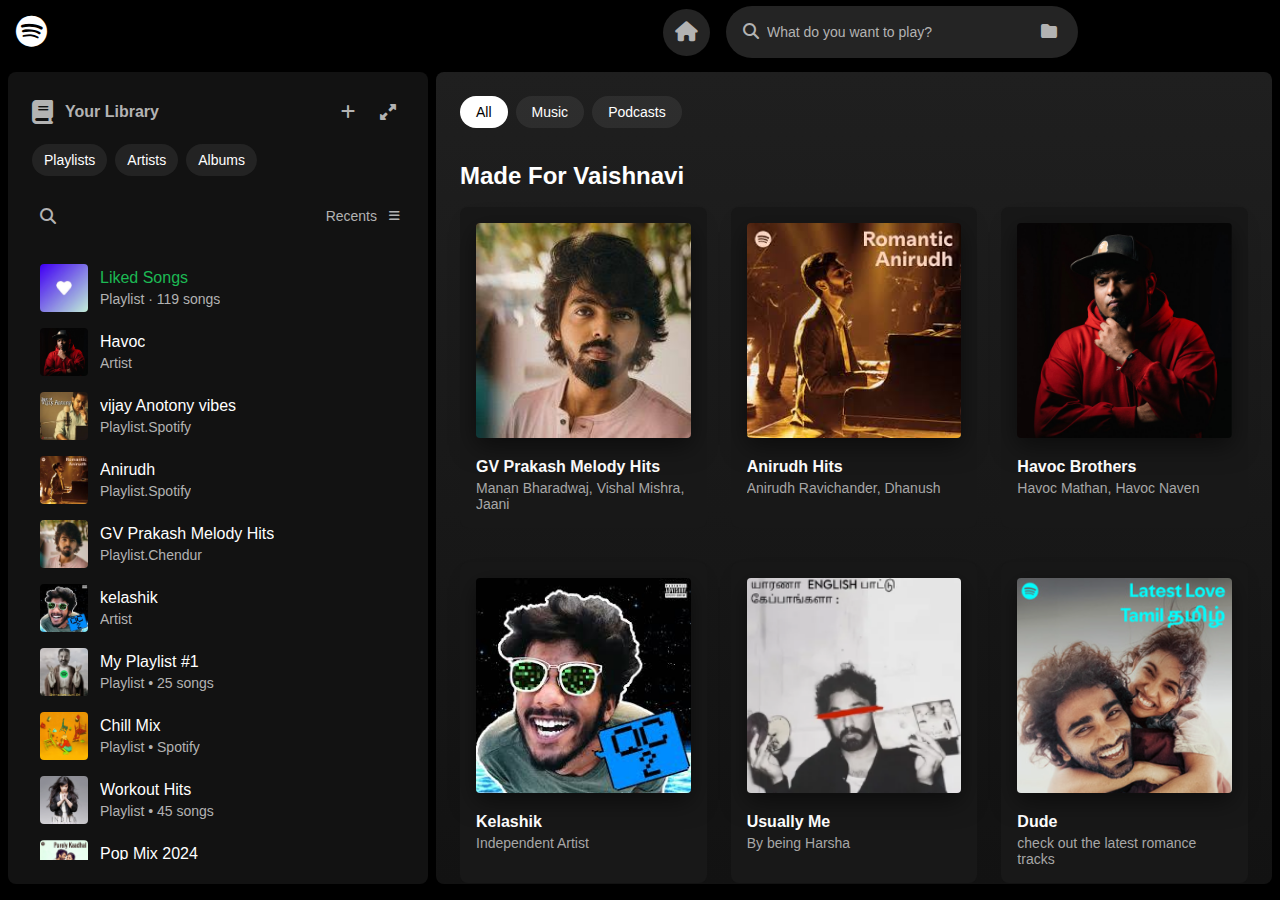
<file: index.html>
<!DOCTYPE html>
<html lang="en">
<head>
    <meta charset="UTF-8">
    <meta name="viewport" content="width=device-width, initial-scale=1.0">
    <title>spotify</title>
    <link rel="stylesheet" href="https://cdnjs.cloudflare.com/ajax/libs/font-awesome/6.5.1/css/all.min.css">
    <link rel="preconnect" href="https://fonts.googleapis.com">
<link rel="preconnect" href="https://fonts.gstatic.com" crossorigin>
<link href="https://fonts.googleapis.com/css2?family=Montserrat:ital,wght@0,100..900;1,100..900&family=Roboto:ital,wght@0,100..900;1,100..900&display=swap" rel="stylesheet">
<link rel="stylesheet" href="style.css">
</head>
<body>

<nav>
    <div class="left-half">
        <div class="logo">
            <i class="fa-brands fa-spotify"></i>
        </div>
        <div class="home">
                <i class="fa-solid fa-house"></i>
        </div>
        <div class="search-bar">
            <div class="search-icon"><i class="fa-solid fa-magnifying-glass"></i></div>
            <input type="text" placeholder="What do you want to play?" class="inputbox">
        <div class="browse">
            <i class="fa-solid fa-folder"></i>
        </div> 
    </div>
    <div class="right-half">
        <div class="install-button">
            <a href="https://open.spotify.com/download"><i class="fa-solid fa-circle-down"></i> InstallApp</a>
        </div>
        <div class="bell-icon">
        <i class="fa-solid fa-bell"></i>
        </div>
            <div class="profile-icon">
                <i class="fa-solid fa-user"></i>
            </div>
    </div>
</nav>
<div class="container">
<div class="sidebar">
    <div class="library-header">
        <div class="library">
            <i class="fa-solid fa-book"></i>
            <span>Your Library</span>
        </div>
        <div class="library-actions">
            <i class="fa-solid fa-plus"></i>
            <i class="fa-solid fa-up-right-and-down-left-from-center"></i>
        </div>
    </div>
    <div class="library-buttons">
        <button>Playlists</button>
        <button>Artists</button>
        <button>Albums</button>
    </div>
    <div class="side-search">
        <i class="fa-solid fa-magnifying-glass"></i>
        <div class="recents">
            <span>Recents</span>
            <i class="fa-solid fa-bars"></i>
        </div>
    </div>
    <div class="list">
        <div class="item">
            <img src="img/liked.jpg" alt="Liked Songs">
            <div class="likedtext">
                <h3>Liked Songs</h3>
                <p>Playlist · 119 songs</p>
            </div>
        </div>
        <div class="item">
            <img src="img/havoc.jpg" alt="Havoc">
            <div class="text">
                <h3>Havoc</h3>
                <p>Artist</p>
            </div>
        </div>
        <div class="item">
            <img src="img/vjant.jpg" alt="Vijay Anthony">
            <div class="text">
                <h3>vijay Anotony vibes</h3>
                <p>Playlist.Spotify</p>
            </div>
        </div>
        <div class="item">
            <img src="img/ani.jpg" alt="Anirudh">
            <div class="text">
                <h3>Anirudh</h3>
                <p>Playlist.Spotify</p>
            </div>
        </div>
        <div class="item">
            <img src="img/gv.jpg" alt="GV Prakash">
            <div class="text">
                <h3>GV Prakash Melody Hits</h3>
                <p>Playlist.Chendur</p>
            </div>
        </div>
        <div class="item">
            <img src="img/kelashik.jpg" alt="Kelashik">
            <div class="text">
                <h3>kelashik</h3>
                <p>Artist</p>
            </div>
        </div>
        <div class="item">
            <img src="img/r1.png" alt="My Playlist">
            <div class="text">
                <h3>My Playlist #1</h3>
                <p>Playlist • 25 songs</p>
            </div>
        </div>
        <div class="item">
            <img src="img/r3.png" alt="Chill Mix">
            <div class="text">
                <h3>Chill Mix</h3>
                <p>Playlist • Spotify</p>
            </div>
        </div>
        <div class="item">
            <img src="img/r2.png" alt="Workout">
            <div class="text">
                <h3>Workout Hits</h3>
                <p>Playlist • 45 songs</p>
            </div>
        </div>
        <div class="item">
            <img src="img/r4.png" alt="Pop Mix">
            <div class="text">
                <h3>Pop Mix 2024</h3>
                <p>Playlist • Spotify</p>
            </div>
        </div>
        <div class="item">
            <img src="img/r5.png" alt="Indie Rock">
            <div class="text">
                <h3>Indie Rock Essentials</h3>
                <p>Playlist • 38 songs</p>
            </div>
        </div>
        <div class="item">
            <img src="img/r3.png" alt="Jazz">
            <div class="text">
                <h3>Jazz Classics</h3>
                <p>Playlist • Various Artists</p>
            </div>
        </div>
        <div class="item">
            <img src="img/r1.png" alt="Electronic">
            <div class="text">
                <h3>Electronic Vibes</h3>
                <p>Playlist • 52 songs</p>
            </div>
        </div>

    </div>
</div>
<div class="main-section">
    <div class="main-nav">
        <button>All</button>
        <button>Music</button>
        <button>Podcasts</button>
    </div>
    <div class="spotify-playlist">
        <h2>Made For Vaishnavi</h2>
        <div class="playlist-grid">
            <div class="card">
                <div class="img-box">
                    <img src="img/gv.jpg" alt="GV Prakash">
                    <div class="play-btn">
                        <i class="fa-solid fa-play"></i>
                    </div>
                </div>
                <h4>GV Prakash Melody Hits</h4>
                <p>Manan Bharadwaj, Vishal Mishra, Jaani</p>
            </div>
            <div class="card">
                <div class="img-box">
                    <img src="img/ani.jpg" alt="Anirudh">
                    <div class="play-btn">
                        <i class="fa-solid fa-play"></i>
                    </div>
                </div>
                <h4>Anirudh Hits</h4>
                <p>Anirudh Ravichander, Dhanush</p>
            </div>
            <div class="card">
                <div class="img-box">
                    <img src="img/havoc.jpg" alt="Havoc">
                    <div class="play-btn">
                        <i class="fa-solid fa-play"></i>
                    </div>
                </div>
                <h4>Havoc Brothers</h4>
                <p>Havoc Mathan, Havoc Naven</p>
            </div>
            <div class="card">
                <div class="img-box">
                    <img src="img/kelashik.jpg" alt="Kelashik">
                    <div class="play-btn">
                        <i class="fa-solid fa-play"></i>
                    </div>
                </div>
                <h4>Kelashik</h4>
                <p>Independent Artist</p>
            </div>
            <div class="card">
                <div class="img-box">
                    <img src="img/Screenshot 2025-12-26 183222.png" alt="songs">
                    <div class="play-btn">
                        <i class="fa-solid fa-play"></i>
                    </div>
                </div>
                <h4>Usually Me</h4>
                <p>By being Harsha</p>
            </div>
            <div class="card">
                <div class="img-box">
                    <img src="img/Screenshot 2025-12-26 182347.png" alt="songs">
                    <div class="play-btn">
                        <i class="fa-solid fa-play"></i>
                    </div>
                </div>
                <h4>Dude</h4>
                <p>check out the latest romance tracks</p>
            </div>
        </div>
    </div>
    <div class="spotify-playlist">
        <h2>It's Music Friday</h2>
        <div class="playlist-grid">
            <div class="card">
                <div class="img-box">
                    <img src="img/Screenshot 2025-12-25 204706.png" alt="songs">
                    <div class="play-btn">
                        <i class="fa-solid fa-play"></i>
                    </div>
                </div>
                <h4>New Music Friday</h4>
                <p>Playlist • Spotify</p>
            </div>
            <div class="card">
                <div class="img-box">
                    <img src="img/Screenshot 2025-12-26 182401.png" alt="songs">
                    <div class="play-btn">
                        <i class="fa-solid fa-play"></i>
                    </div>
                </div>
                <h4>Fresh Finds</h4>
                <p>Playlist • Spotify</p>
            </div>
            <div class="card">
                <div class="img-box">
                    <img src="img/Screenshot 2025-12-26 182445.png" alt="songs">
                    <div class="play-btn">
                        <i class="fa-solid fa-play"></i>
                    </div>
                </div>
                <h4>Weekly Discover</h4>
                <p>Playlist • Made for you</p>
            </div>
            <div class="card">
                <div class="img-box">
                    <img src="img/Screenshot 2025-12-26 182347.png" alt="songs">
                    <div class="play-btn">
                        <i class="fa-solid fa-play"></i>
                    </div>
                </div>
                <h4>Friday Vibes</h4>
                <p>Playlist • Spotify</p>
            </div>
            <div class="card">
                <div class="img-box">
                    <img src="img/Screenshot 2025-12-25 204808.png" alt="songs">
                    <div class="play-btn">
                        <i class="fa-solid fa-play"></i>
                    </div>
                </div>
                <h4>Latest Releases</h4>
                <p>Playlist • Spotify</p>
            </div>
            <div class="card">
                <div class="img-box">
                    <img src="img/Screenshot 2025-12-26 182235.png" alt="songs">
                    <div class="play-btn">
                        <i class="fa-solid fa-play"></i>
                    </div>
                </div>
                <h4>Weekend Hits</h4>
                <p>Playlist • Spotify</p>
            </div>
        </div>
    </div>

       <div class="spotify-playlist">
        <h2>Recently Played</h2>
        <div class="playlist-grid">
            <div class="card">
                <div class="img-box">
                    <img src="img/r1.png" alt="songs">
                    <div class="play-btn">
                        <i class="fa-solid fa-play"></i>
                    </div>
                </div>
                <h4>Harsha's Choice</h4>
                <p>Playlist • Harsha</p>
            </div>
            <div class="card">
                <div class="img-box">
                    <img src="img/r2.png" alt="songs">
                    <div class="play-btn">
                        <i class="fa-solid fa-play"></i>
                    </div>
                </div>
                <h4>Tamil Hits 2024</h4>
                <p>Playlist • Spotify</p>
            </div>
            <div class="card">
                <div class="img-box">
                    <img src="img/r3.png" alt="songs">
                    <div class="play-btn">
                        <i class="fa-solid fa-play"></i>
                    </div>
                </div>
                <h4>Chill Vibes</h4>
                <p>Album • Various Artists</p>
            </div>
            <div class="card">
                <div class="img-box">
                    <img src="img/r4.png" alt="songs">
                    <div class="play-btn">
                        <i class="fa-solid fa-play"></i>
                    </div>
                </div>
                <h4>Anirudh Essentials</h4>
                <p>Playlist • Spotify</p>
            </div>
            <div class="card">
                <div class="img-box">
                    <img src="img/r5.png" alt="songs">
                    <div class="play-btn">
                        <i class="fa-solid fa-play"></i>
                    </div>
                </div>
                <h4>Indie Folk Mix</h4>
                <p>Playlist • Made for you</p>
            </div>
            <div class="card">
                <div class="img-box">
                    <img src="img/Screenshot 2025-12-26 182334.png" alt="songs">
                    <div class="play-btn">
                        <i class="fa-solid fa-play"></i>
                    </div>
                </div>
                <h4>Workout Beats</h4>
                <p>Playlist • Fitness</p>
            </div>
        </div>
    </div>

        </div>
    </div>
</div>
</div>
</body>
</html>
</file>
<file: style.css>
* {
    margin: 0;
    padding: 0;
    box-sizing: border-box;
}

body {
    font-family: "Circular", "Helvetica Neue", Helvetica, Arial, sans-serif;
    background-color: #000;
    color: #fff;
    overflow: hidden;
}


nav {
    display: flex;
    background-color: #000;
    align-items: center;
    justify-content: space-between;
    height: 64px;
    padding: 0 16px;
    position: fixed;
    top: 0;
    left: 0;
    right: 0;
    z-index: 1000;
}

.left-half {
    display: flex;
    align-items: center;
    gap: 16px;
}

.logo {
    font-size: 32px;
    color: #fff;
    cursor: pointer;
}

.home {
    margin-left: 600px;
    font-size: 20px;
    color: #b3b3b3;
    background-color: #242424;
    padding: 12px;
    border-radius: 50%;
    cursor: pointer;
    transition: all 0.2s;
}

.home:hover {
    background-color: #2a2a2a;
    color: #fff;
    transform: scale(1.04);
}

.search-bar {
    background-color: #242424;
    border-radius: 500px;
    border: 1px solid transparent;
    display: flex;
    padding: 12px 16px;
    width: 364px;
    align-items: center;
    color: #b3b3b3;
    transition: all 0.2s;
}

.search-bar:hover {
    border-color: #727272;
    background-color: #2a2a2a;
}

.search-bar:focus-within {
    border-color: #fff;
    background-color: #2a2a2a;
}

.search-icon {
    font-size: 16px;
    margin-right: 8px;
}

.inputbox {
    background-color: transparent;
    border: none;
    outline: none;
    flex: 1;
    color: #fff;
    font-size: 14px;
    font-family: inherit;
}

.inputbox::placeholder {
    color: #b3b3b3;
}

.browse {
    font-size: 16px;
    margin-left: 8px;
    padding: 4px;
    cursor: pointer;
}

.right-half {
    display: flex;
    align-items: center;
    gap: 16px;
    margin-left:400px;
}

.install-button a {
    text-decoration: none;
    font-size: 14px;
    color: #b3b3b3;
    font-weight: 700;
    transition: all 0.2s;
}

.install-button a:hover {
    color: #fff;
    transform: scale(1.04);
}

.bell-icon, .profile-icon {
    font-size: 16px;
    color: #b3b3b3;
    padding: 8px;
    border-radius: 50%;
    cursor: pointer;
    transition: all 0.2s;
}

.profile-icon {
    background-color: #242424;
}

.bell-icon:hover, .profile-icon:hover {
    color: #fff;
    background-color: #2a2a2a;
    transform: scale(1.04);
}


.container {
    display: flex;
    gap: 8px;
    margin-top: 64px;
    padding: 8px;
    height: calc(100vh - 72px);
    background-color: #000;
}


.sidebar {
    width: 420px;
    background-color: #121212;
    border-radius: 8px;
    padding: 24px;
    display: flex;
    flex-direction: column;
    overflow: hidden;
}

.library-header {
    display: flex;
    justify-content: space-between;
    align-items: center;
    margin-bottom: 16px;
}

.library {
    display: flex;
    align-items: center;
    gap: 12px;
    font-weight: 700;
    font-size: 16px;
    color: #b3b3b3;
    cursor: pointer;
    transition: color 0.2s;
}

.library:hover {
    color: #fff;
}

.library i {
    font-size: 24px;
}

.library-actions {
    display: flex;
    gap: 8px;
}

.library-actions i {
    font-size: 16px;
    color: #b3b3b3;
    cursor: pointer;
    padding: 8px;
    border-radius: 50%;
    transition: all 0.2s;
}

.library-actions i:hover {
    color: #fff;
    background-color: #1a1a1a;
}

.library-buttons {
    display: flex;
    gap: 8px;
    margin-bottom: 16px;
}

.library-buttons button {
    background-color: #232323;
    border: none;
    color: #fff;
    padding: 8px 12px;
    border-radius: 20px;
    cursor: pointer;
    transition: all 0.2s;
    font-size: 14px;
    font-weight: 400;
}

.library-buttons button:hover {
    background-color: #2a2a2a;
}

.side-search {
    display: flex;
    justify-content: space-between;
    align-items: center;
    color: #b3b3b3;
    margin-bottom: 8px;
    padding: 8px 0;
}

.side-search > i {
    font-size: 16px;
    padding: 8px;
    border-radius: 50%;
    cursor: pointer;
    transition: all 0.2s;
}

.side-search > i:hover {
    background-color: #1a1a1a;
    color: #fff;
}

.recents {
    display: flex;
    align-items: center;
    gap: 8px;
    font-size: 14px;
    cursor: pointer;
    transition: color 0.2s;
}

.recents:hover {
    color: #fff;
}

.recents i {
    font-size: 12px;
    padding: 4px;
}

/* List */
.list {
    flex: 1;
    overflow-y: auto;
    margin-top: 8px;
}

.list::-webkit-scrollbar {
    width: 12px;
}

.list::-webkit-scrollbar-track {
    background: transparent;
}

.list::-webkit-scrollbar-thumb {
    background-color: #ffffff1a;
    border-radius: 6px;
}

.list::-webkit-scrollbar-thumb:hover {
    background-color: #ffffff4d;
}

.item {
    display: flex;
    align-items: center;
    gap: 12px;
    padding: 8px;
    border-radius: 4px;
    cursor: pointer;
    transition: background-color 0.2s;
}

.item:hover {
    background-color: #1a1a1a;
}

.list img {
    width: 48px;
    height: 48px;
    border-radius: 4px;
    object-fit: cover;
}

.likedtext h3, .text h3 {
    font-size: 16px;
    font-weight: 400;
    margin-bottom: 4px;
    overflow: hidden;
    text-overflow: ellipsis;
    white-space: nowrap;
}

.likedtext h3 {
    color: #1db954;
}

.text h3 {
    color: #fff;
}

.likedtext p, .text p {
    font-size: 14px;
    color: #b3b3b3;
    overflow: hidden;
    text-overflow: ellipsis;
    white-space: nowrap;
}

/* Main Section */
.main-section {
    flex: 1;
    background: linear-gradient(180deg, #1f1f1f 0%, #121212 100%);
    border-radius: 8px;
    padding: 24px;
    overflow-y: auto;
}

.main-section::-webkit-scrollbar {
    width: 12px;
}

.main-section::-webkit-scrollbar-track {
    background: transparent;
}

.main-section::-webkit-scrollbar-thumb {
    background-color: #ffffff1a;
    border-radius: 6px;
}

.main-section::-webkit-scrollbar-thumb:hover {
    background-color: #ffffff4d;
}

.main-nav {
    display: flex;
    gap: 8px;
    margin-bottom: 32px;
}

.main-nav button {
    background-color: rgba(255,255,255,.07);
    color: #fff;
    padding: 8px 16px;
    border: none;
    border-radius: 20px;
    font-size: 14px;
    font-weight: 400;
    cursor: pointer;
    transition: all 0.2s;
}

.main-nav button:first-child {
    background-color: #fff;
    color: #000;
}

.main-nav button:hover {
    background-color: rgba(255,255,255,.1);
    transform: scale(1.04);
}

.main-nav button:first-child:hover {
    background-color: #f0f0f0;
}

.spotify-playlist h2 {
    color: #fff;
    font-size: 24px;
    font-weight: 700;
    margin-bottom: 16px;
    line-height: 1.3;
}

.playlist-grid {
    display: grid;
    grid-template-columns: repeat(auto-fill, minmax(180px, 1fr));
    gap: 24px;
}

.card {
    background-color: #181818;
    padding: 16px;
    border-radius: 8px;
    cursor: pointer;
    transition: background-color 0.3s ease;
    position: relative;margin-bottom: 10px;
}

.card:hover {
    background-color: #282828;
}

.img-box {
    position: relative;
    margin-bottom: 16px;
}

.img-box img {
    border-radius: 4px;
    width: 100%;
    aspect-ratio: 1;
    object-fit: cover;
    box-shadow: 0 8px 24px rgba(0,0,0,.5);
}

.play-btn {
    position: absolute;
    bottom: 8px;
    right: 8px;
    width: 48px;
    height: 48px;
    background-color: #1db954;
    border-radius: 50%;
    display: flex;
    align-items: center;
    justify-content: center;
    opacity: 0;
    transform: translateY(8px);
    transition: all 0.3s ease;
    box-shadow: 0 8px 8px rgba(0,0,0,.3);
}

.play-btn i {
    color: #000;
    font-size: 16px;
    margin-left: 2px;
}

.card:hover .play-btn {
    opacity: 1;
    transform: translateY(0);
}

.play-btn:hover {
    transform: scale(1.05) !important;
}

.card h4 {
    color: #fff;
    font-size: 16px;
    font-weight: 700;
    margin-bottom: 4px;
    overflow: hidden;
    text-overflow: ellipsis;
    white-space: nowrap;
}

.card p {
    color: #a7a7a7;
    font-size: 14px;
    font-weight: 400;
    overflow: hidden;
    text-overflow: ellipsis;
    display: -webkit-box;
    -webkit-line-clamp: 2;
    -webkit-box-orient: vertical;
}
</file>
